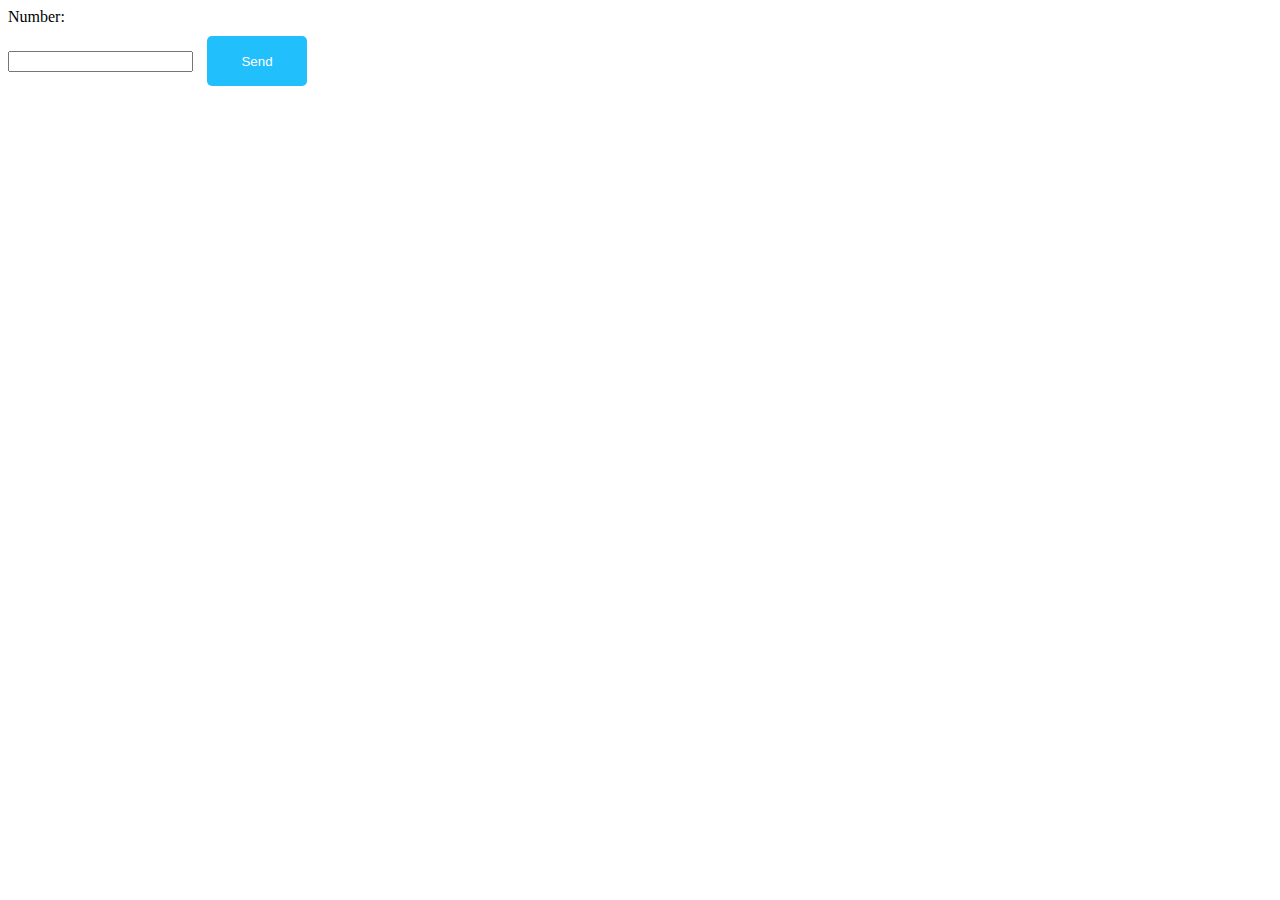
<file: Dynamic_Button_Creation/index.html>
<!doctype html>
<html lang="en">

<head>

  <title>
    Night Digital Watch Web
  </title>
  <!-- Required meta tags -->
  <meta charset="UTF-8">
  <meta name="description" content="NavyaNGowda, Navya N Gowda, Navya Nanjundaiah Portfolio">

  <meta name="keywords" content="HTML, CSS, JavaScript, SQL, JAVA , MCS ">

  <meta name="Navya Nanjundaiah" content="Developer | Designer ">

  <meta name="viewport" content="width=device-width, initial-scale=1.0">

  <!-- <meta http-equiv="refresh" content="30"> -->
  <!-- <link rel="stylesheet" href="./css/style.css"> -->
</head>
<style>
  button {
    width: 100px;
    height: 50px;
    background: #21c0fc;
    margin: 10px;
    color: #fff;
    border-radius: 5px;
    border: none;
  }
  .button {
    width: 100px;
    height: 50px;
    background: #21c0fc;
    margin: 10px;
    color: #fff;
    border-radius: 5px;
    border: none;
  }
</style>

<body>
  Number:
  <br>
  <input  type="number" name="first" id="first">

  <input class="button" type="button" value="Send" onclick="createDynamicButtons()">
  <div id="here"></div>
  <div id="buttonsWrapper"></div>


</body>
<script src="https://code.jquery.com/jquery-3.5.1.min.js"></script>
<script>
let buttons={};
let wrapper = document.getElementById("buttonsWrapper");
  
function updateClick(buttonId){
	if(buttons.hasOwnProperty(buttonId)){
	  buttons[buttonId]+=1;
    alert("Count"+buttons[buttonId]);
    updateUI();
  }
}
function updateUI(){
  let updatedButtons = '';
	Object.keys(buttons).map(buttonId=>{
		updatedButtons+= `<button onclick="updateClick(${buttonId})">Button-${buttonId} </button>`;
  });
  wrapper.innerHTML=updatedButtons;
}
function createDynamicButtons(){
   buttons={};
    let i=1,
    total = document.getElementById("first").value || 0;
		for(i;i<=total;i++){
    	buttons[i]=0;
    }
    updateUI();
}


</script>

</html>
</file>
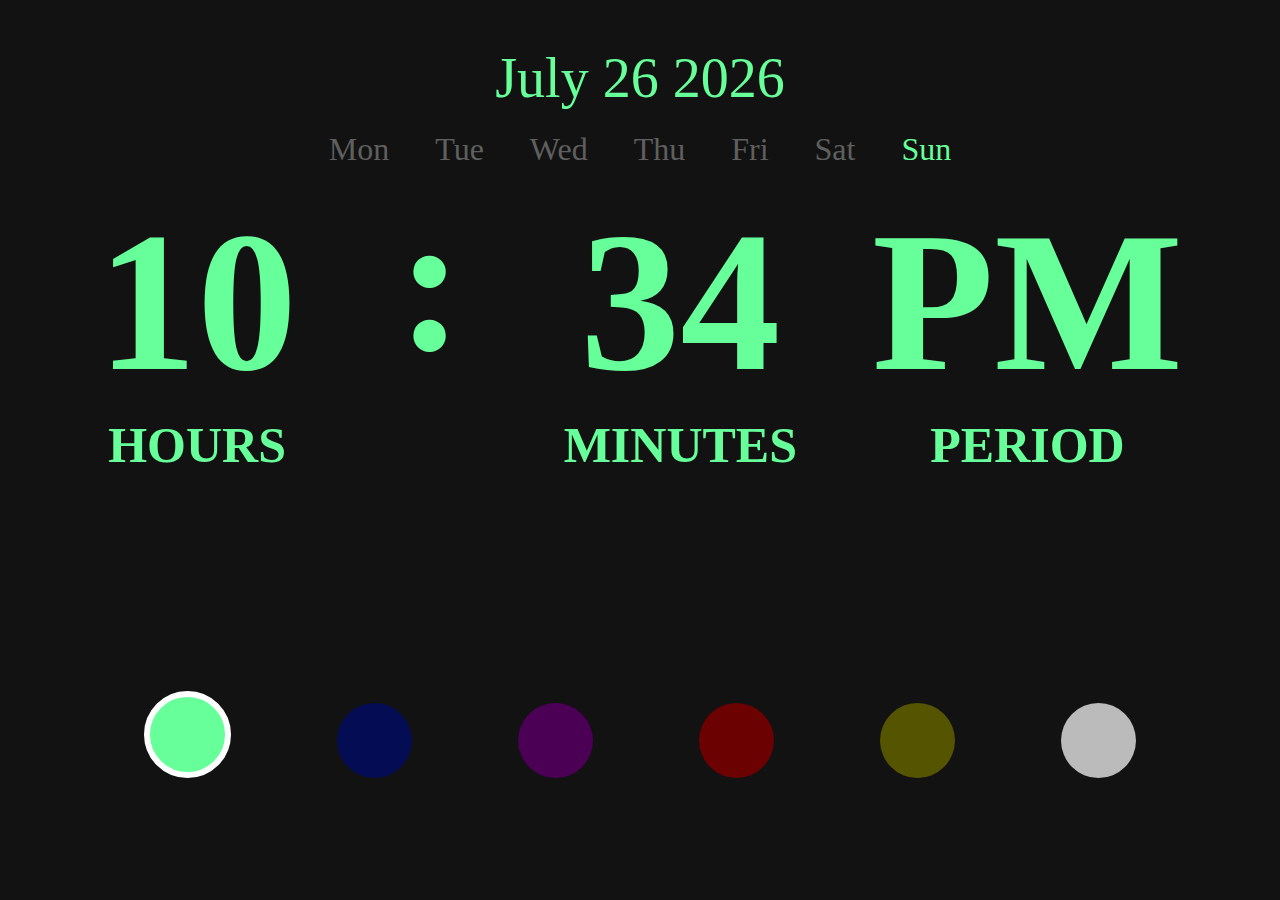
<file: Night_DigitalClock_Web/index.html>
<!doctype html>
<html lang="en">

<head>
  <!-- Required meta tags -->
  <meta charset="utf-8">
  <meta name="viewport" content="width=device-width, initial-scale=1.0">
  <meta content="NavyaNGowda, Navya N Gowda, Navya Nanjundaiah" name="keywords">
  <meta content="Developer | Designer &amp; " name="description">
  <title>
    Night Digital Watch Web
  </title>
  <!-- <link rel="stylesheet" href="./css/style.css"> -->
</head>
<style>
  body {
    background-color: #121212;
  }

  #clock {
    border-radius: 112px;
    position: relative;
    top: 10px;
    font-weight: bold;
    font-family: auto;
    color: #66ff99;
    font-size: 100px;
    text-align: center;
    /* padding-top: 1%;
      padding-bottom: 207px; */
  }

  #monsdayyear {
    font-family: auto;
    color: #66ff99;
    font-size: 56px;
    text-align: center;
    padding-top: 3%;

  }

  .dot {
    padding: 25px;
    height: 25px;
    width: 25px;
    background-color: #bbb;
    border-radius: 50%;
    display: inline-block;
    margin: 51px
  }

  .week {
    font-size: xx-large;
    color: #e0e0e061;
    margin: 21px;
    height: 25px;
    display: inline-block;
  }

  .todaysDay {
    color: #66ff99;
  }


  /* Paragraph fix */

  #clock p {
    margin: 5px;
  }

  /* Show time units and seprarator in a line */

  #clock .time-unit,
  #clock .separator {
    display: inline-block;
    text-align: center;
    margin: 0 0.25em;
  }

  /* Show values using large text */

  #clock .time-unit .large {
    display: block;
    font-size: 2em;
  }

  /* Show values using smaller text */

  #clock .time-unit .small {
    display: block;
    font-size: 0.5em;
  }

  /* Align the separator with values */

  #clock .separator {
    font-size: 2em;
    vertical-align: top;
    margin-top: -0.1em;
  }

  .textalign {
    text-align: center;
  }


  /* btn color class*/

  .blueBtn {
    background-color: rgb(4, 12, 83);
  }

  .pinkBtn {
    background-color: rgb(75, 0, 86);
  }

  .orangeBtn {
    background-color: rgb(107, 1, 1);
  }

  .greenBtn {
    background-color: #66ff99;
    border: 0.5vw solid white
  }

  .whiteBtn {
    background-color: rgb(106, 105, 105)66ff99;
  }

  .yellowBtn {
    background-color: rgb(85, 85, 1);
  }

  .blinking {

    animation: opacity 2s ease-in-out infinite;
    opacity: 1;
  }

  @keyframes opacity {
    0% {
      opacity: 1;
    }

    50% {
      opacity: 0.5;
    }

    100% {
      opacity: 0;
    }
  }

  .btnmain {
    margin-top: 13%;
  }

  @media only screen and (max-width:480px) {
    .dot {
      padding: 11px;
      height: 25px;
      width: 25px;
      /* background-color: #bbb; */
      border-radius: 50%;
      display: inline-block;
      margin: 40px;
    }
    #clock {
      font-size: 30px;
      color: #66ff99;
      border-radius: 112px;
      position: relative;
      top: 30px;
    }

    .btnmain {
      margin-top: 30%;
    }
  }
</style>

<body>
  <!-- MONTH DAY YEAR -->
  <div id="monsdayyear">
  </div>
  <!-- Week days -->
  <div id="days" class="textalign">
    <span class="mon week">Mon</span>
    <span class="tue week">Tue</span>
    <span class="wed week">Wed</span>
    <span class="thu week">Thu</span>
    <span class="fri week">Fri</span>
    <span class="sat week">Sat</span>
    <span class="sun week">Sun</span>
  </div>

  <div id="clockmain" class="textalign">
    <!-- Time display-->
    <div id="clock">
      <!-- Time units wrapper -->
      <span class="wrap-time">
        <!-- Time unit - Hours -->
        <span class="time-unit">
          <span class="large hours">00</span>
          <span class="small">HOURS</span>
        </span>
        <span class="separator blinking">:</span>
        <!-- Time unit - Minutes -->
        <span class="time-unit">
          <span class="large minutes">00</span>
          <span class="small">MINUTES</span>
        </span>
        <!-- <span class="separator blinking">:</span> -->
        <!-- Time unit - Seconds -->
        <!-- <span class="time-unit">
			<span class="large seconds">00</span>
			<span class="small">SECONDS</span>
		</span> -->
        <!-- Time unit - Period -->
        <span class="time-unit">
          <span class="large period">AM</span>
          <span class="small">PERIOD</span>
        </span>
      </span>
    </div>
  </div>

  <!-- button view for color change-->
  <div class="textalign btnmain">
    <span class="dot greenBtn" id="greenBtn" onclick="greenBtn()"></span>
    <span class="dot blueBtn" id="blueBtn" onclick="blueBtn()"> </span>
    <span class="dot pinkBtn" id="pinkBtn" onclick="pinkBtn()"></span>
    <span class="dot orangeBtn" id="orangeBtn" onclick="orangeBtn()"></span>
    <span class="dot yellowBtn" id="yellowBtn" onclick="yellowBtn()"></span>
    <span class="dot whiteBtn" id="whiteBtn" onclick="whiteBtn()"></span>
    <!-- <span class="dot yellowBtn" id="yellowBtn" onclick="yellowBtn()"></span>
    <span class="dot whiteBtn" id="whiteBtn" onclick="whiteBtn()"></span> -->

  </div>
</body>
<script src="https://code.jquery.com/jquery-3.5.1.min.js"></script>
<script>
  // The week days
  //const weekDay = [ 'Sunday', 'Monday', 'Tuesday', 'Wednesday', 'Thursday', 'Friday', 'Saturday' ];
  const months = ['January', 'February', 'March', 'April', 'May', 'June', 'July', 'August', 'September', 'October', 'November', 'December'];
  var weekday = new Array(7);
  //var curentday;
  weekday[0] = "sun";
  weekday[1] = "mon";
  weekday[2] = "tue";
  weekday[3] = "wed";
  weekday[4] = "thu";
  weekday[5] = "fri";
  weekday[6] = "sat";
  // The Clock Ticker
  function digitalclockTicker() {
    // Clock units
    var date = new Date();
    var day = date.getDay();
    var hrs = date.getHours();
    var mins = date.getMinutes();
    var secs = date.getSeconds();

    // Update hours value if greater than 12
    if (hrs > 12) {
      hrs = hrs - 12;
      document.querySelector('#clock .period').innerHTML = 'PM';
    }
    else {
      document.querySelector('#clock .period').innerHTML = 'AM';
    }

    // Pad the single digit units by 0
    hrs = hrs < 10 ? "0" + hrs : hrs;
    mins = mins < 10 ? "0" + mins : mins;
    secs = secs < 10 ? "0" + secs : secs;

    // Refresh the unit values
    document.querySelector('#clock .hours').innerHTML = hrs;
    document.querySelector('#clock .minutes').innerHTML = mins;
    document.getElementsByClassName(weekday[date.getDay()])[0].classList.add("todaysDay");
    document.getElementById("monsdayyear").innerText = months[date.getMonth()] + ' ' + date.getDate() + ' ' + date.getFullYear();

    // Refresh the clock every 1 second
    //requestAnimationFrame(digitalclockTicker);
  }

  // Start the clock
  digitalclockTicker();


  /* Color change logic*/
  function blueBtn() {
    document.getElementById("monsdayyear").style.color = "#00b7cf";
    document.getElementById("clockmain").style.backgroundColor = "#000818)";
    document.getElementById("clock").style.color = "#00b7cf";
    $("#blueBtn").css("border", "white solid 1vw");
    $("#greenBtn").css("border", "none");
    $("#pinkBtn").css("border", "none");
    $("#orangeBtn").css("border", "none");
    $(".todaysDay").css("color", "#00b7cf");
    $("#yellowBtn").css("border", "none");
    $("#whiteBtn").css("border", "none");
  }

  function pinkBtn() {
    document.getElementById("monsdayyear").style.color = "#e500ff";
    document.getElementById("clockmain").style.backgroundColor = "#120015";
    document.getElementById("clock").style.color = "#e500ff";
    document.getElementById("pinkBtn").style.color = "#e500ff";
    $("#pinkBtn").css("border", "white solid 1vw");
    $("#greenBtn").css("border", "none");
    $(".todaysDay").css("color", "#e500ff");
    $("#orangeBtn").css("border", "none");
    $("#blueBtn").css("border", "none");
    $("#yellowBtn").css("border", "none");
    $("#whiteBtn").css("border", "none");

  }

  function orangeBtn() {
    document.getElementById("monsdayyear").style.color = "#f00";
    document.getElementById("clockmain").style.backgroundColor = "#1b0e00";
    document.getElementById("clock").style.color = "#f00";
    $("#orangeBtn").css("border", "white solid 1vw");
    $("#greenBtn").css("border", "none");
    $(".todaysDay").css("color", "#f00");
    $("#pinkBtn").css("border", "none");
    $("#blueBtn").css("border", "none");
    $("#yellowBtn").css("border", "none");
    $("#whiteBtn").css("border", "none");
  }

  function yellowBtn() {
    document.getElementById("monsdayyear").style.color = "#ff0";
    document.getElementById("clockmain").style.backgroundColor = "#110";
    document.getElementById("clock").style.color = "#ff0";
    $("#yellowBtn").css("border", "white solid 1vw");
    $("#greenBtn").css("border", "none");
    $(".todaysDay").css("color", "#ff0");
    $("#pinkBtn").css("border", "none");
    $("#blueBtn").css("border", "none");
    $("#orangeBtn").css("border", "none");
    $("#whiteBtn").css("border", "none");
  }

  function greenBtn() {
    document.getElementById("monsdayyear").style.color = "#66ff99";
    document.getElementById("clockmain").style.backgroundColor = "#011705";
    document.getElementById("clock").style.color = "#66ff99";
    $("#greenBtn").css("border", "white solid 1vw");
    $("#whiteBtn").css("border", "none");
    $(".todaysDay").css("color", "#66ff99");
    $("#pinkBtn").css("border", "none");
    $("#blueBtn").css("border", "none");
    $("#orangeBtn").css("border", "none");
    $("#yellowBtn").css("border", "none");
  }

  function whiteBtn() {
    document.getElementById("monsdayyear").style.color = "#dbdbdb";
    document.getElementById("clockmain").style.backgroundColor = "#140000";
    document.getElementById("clock").style.color = "#dbdbdb";
    $("#whiteBtn").css("border", "white solid 1vw");
    $("#greenBtn").css("border", "none");
    $(".todaysDay").css("color", "#dbdbdb");
    $("#pinkBtn").css("border", "none");
    $("#blueBtn").css("border", "none");
    $("#orangeBtn").css("border", "none");
    $("#yellowBtn").css("border", "none");
  }


</script>

</html>
</file>
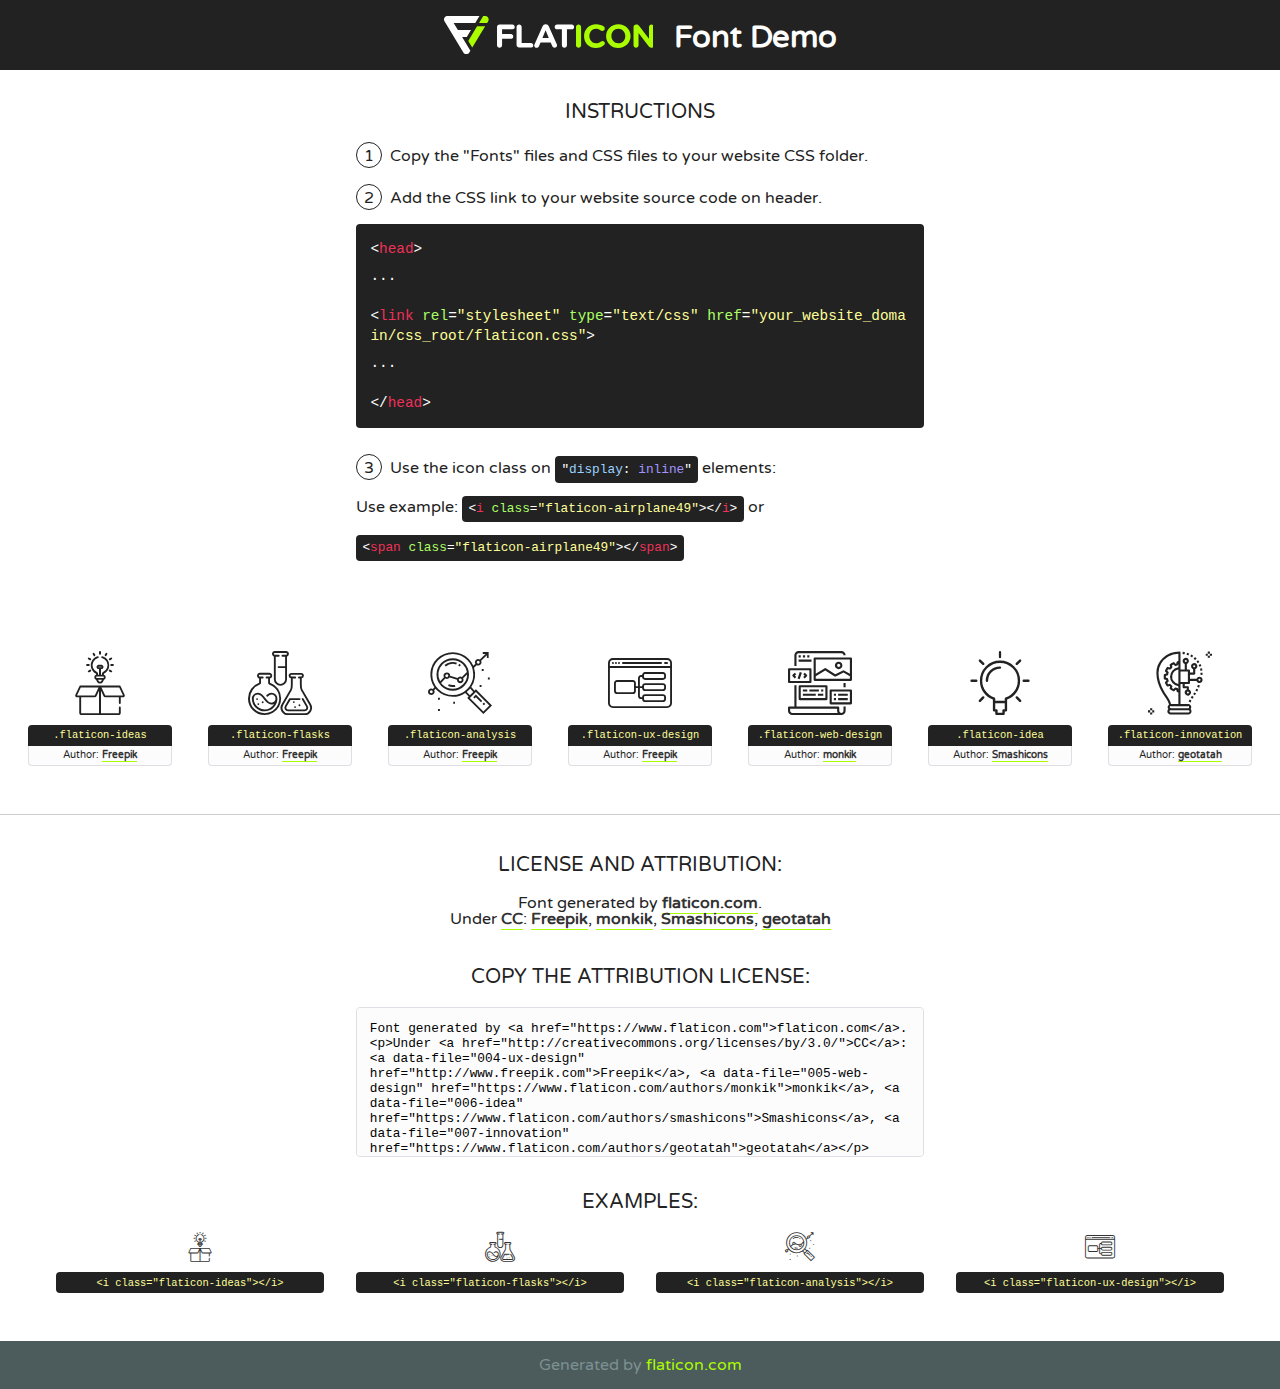
<file: Portfolio/fonts/flaticon/font/flaticon.html>
<!DOCTYPE html>
<!--
  Flaticon icon font: Flaticon
  Creation date: 20/03/2019 02:18
-->
<html>
<!DOCTYPE html>
<html>

<head>
    <title>Flaticon WebFont</title>
    <link href="http://fonts.googleapis.com/css?family=Varela+Round" rel="stylesheet" type="text/css" />
    <link rel="stylesheet" type="text/css" href="flaticon.css">
    <meta charset="UTF-8">
    <style>
    html, body, div, span, applet, object, iframe,
    h1, h2, h3, h4, h5, h6, p, blockquote, pre,
    a, abbr, acronym, address, big, cite, code,
    del, dfn, em, img, ins, kbd, q, s, samp,
    small, strike, strong, sub, sup, tt, var,
    b, u, i, center,
    dl, dt, dd, ol, ul, li,
    fieldset, form, label, legend,
    table, caption, tbody, tfoot, thead, tr, th, td,
    article, aside, canvas, details, embed, 
    figure, figcaption, footer, header, hgroup, 
    menu, nav, output, ruby, section, summary,
    time, mark, audio, video {
        margin: 0;
        padding: 0;
        border: 0;
        font-size: 100%;
        font: inherit;
        vertical-align: baseline;
    }
    /* HTML5 display-role reset for older browsers */
    article, aside, details, figcaption, figure, 
    footer, header, hgroup, menu, nav, section {
        display: block;
    }
    body {
        line-height: 1;
    }
    ol, ul {
        list-style: none;
    }
    blockquote, q {
        quotes: none;
    }
    blockquote:before, blockquote:after,
    q:before, q:after {
        content: '';
        content: none;
    }
    table {
        border-collapse: collapse;
        border-spacing: 0;
    }
    body {
        font-family: 'Varela Round', Helvetica, Arial, sans-serif;
        font-size: 16px;
        color: #222;
    }
    a {
        color: #333;
        border-bottom: 1px solid #a9fd00;
        font-weight: bold;
        text-decoration: none;
    }
    * {
        -moz-box-sizing: border-box;
        -webkit-box-sizing: border-box;
        box-sizing: border-box;
        margin: 0;
        padding: 0;
    }
    [class^="flaticon-"]:before, [class*=" flaticon-"]:before, [class^="flaticon-"]:after, [class*=" flaticon-"]:after {
        font-family: Flaticon;
        font-size: 30px;
        font-style: normal;
        margin-left: 20px;
        color: #333;
    }
    .wrapper {
        max-width: 600px;
        margin: auto;
        padding: 0 1em;
    }
    .title {
        font-size: 1.25em;
        text-align: center;
        margin-bottom: 1em;
        text-transform: uppercase;
    }
    header {
        text-align: center;
        background-color: #222;
        color: #fff;
        padding: 1em;
    }
    header .logo {
        width: 210px;
        height: 38px;
        display: inline-block;
        vertical-align: middle;
        margin-right: 1em;
        border: none;
    }
    header strong {
        font-size: 1.95em;
        font-weight: bold;
        vertical-align: middle;
        margin-top: 5px;
        display: inline-block;
    }
    .demo {
        margin: 2em auto;
        line-height: 1.25em;
    }
    .demo ul li {
        margin-bottom: 1em;
    }
    .demo ul li .num {
        color: #222;
        border-radius: 20px;
        display: inline-block;
        width: 26px;
        padding: 3px;
        height: 26px;
        text-align: center;
        margin-right: 0.5em;
        border: 1px solid #222;
    }
    .demo ul li code {
        background-color: #222;
        border-radius: 4px;
        padding: 0.25em 0.5em;
        display: inline-block;
        color: #fff;
        font-family: Consolas,Monaco,Lucida Console,Liberation Mono,DejaVu Sans Mono,Bitstream Vera Sans Mono,Courier New, monospace;
        font-weight: lighter;
        margin-top: 1em;
        font-size: 0.8em;
        word-break: break-all;
    }
    .demo ul li code.big {
        padding: 1em;
        font-size: 0.9em;
    }
    .demo ul li code .red {
        color: #EF3159;
    }
    .demo ul li code .green {
        color: #ACFF65;
    }
    .demo ul li code .yellow {
        color: #FFFF99;
    }
    .demo ul li code .blue {
        color: #99D3FF;
    }
    .demo ul li code .purple {
        color: #A295FF;
    }
    .demo ul li code .dots {
        margin-top: 0.5em;
        display: block;
    }
    #glyphs {
        border-bottom: 1px solid #ccc;
        padding: 2em 0;
        text-align: center;
    }
    .glyph {
        display: inline-block;
        width: 9em;
        margin: 1em;
        text-align: center;
        vertical-align: top;
        background: #FFF;
    }
    .glyph .glyph-icon {
        padding: 10px;
        display: block;
        font-family:"Flaticon";
        font-size: 64px;
        line-height: 1;
    }
    .glyph .glyph-icon:before {
        font-size: 64px;
        color: #222;
        margin-left: 0;
    }
    .class-name {
        font-size: 0.65em;
        background-color: #222;
        color: #fff;
        border-radius: 4px 4px 0 0;
        padding: 0.5em;
        color: #FFFF99;
        font-family: Consolas,Monaco,Lucida Console,Liberation Mono,DejaVu Sans Mono,Bitstream Vera Sans Mono,Courier New, monospace;
    }
    .author-name {
        font-size: 0.6em;
        background-color: #fcfcfd;
        border: 1px solid #DEDEE4;
        border-top: 0;
        border-radius: 0 0 4px 4px;
        padding: 0.5em;
    }
    .class-name:last-child {
        font-size: 10px;
        color:#888;
    }
    .class-name:last-child a {
        font-size: 10px;
        color:#555;
    }
    .class-name:last-child a:hover {
        color:#a9fd00;
    }
    .glyph > input {
        display: block;
        width: 100px;
        margin: 5px auto;
        text-align: center;
        font-size: 12px;
        cursor: text;
    }
    .glyph > input.icon-input {
        font-family:"Flaticon";
        font-size: 16px;
        margin-bottom: 10px;
    }
    .attribution .title {
        margin-top: 2em;
    }
    .attribution textarea {
        background-color: #fcfcfd;
        padding: 1em;
        border: none;
        box-shadow: none;
        border: 1px solid #DEDEE4;
        border-radius: 4px;
        resize: none;
        width: 100%;
        height: 150px;
        font-size: 0.8em;
        font-family: Consolas,Monaco,Lucida Console,Liberation Mono,DejaVu Sans Mono,Bitstream Vera Sans Mono,Courier New, monospace;
        -webkit-appearance: none;
    }
    .iconsuse {
        margin: 2em auto;
        text-align: center;
        max-width: 1200px;
    }
    .iconsuse:after {
        content: '';
        display: table;
        clear: both;
    }
    .iconsuse .image {
        float: left;
        width: 25%;
        padding: 0 1em;
    }
    .iconsuse .image p {
        margin-bottom: 1em;
    }
    .iconsuse .image span {
        display: block;
        font-size: 0.65em;
        background-color: #222;
        color: #fff;
        border-radius: 4px;
        padding: 0.5em;
        color: #FFFF99;
        margin-top: 1em;
        font-family: Consolas,Monaco,Lucida Console,Liberation Mono,DejaVu Sans Mono,Bitstream Vera Sans Mono,Courier New, monospace;
    }
    #footer {
        text-align: center;
        background-color: #4C5B5C;
        color: #7c9192;
        padding: 1em;
    }
    #footer a {
        border: none;
        color: #a9fd00;
        font-weight: normal;
    }
    @media (max-width: 960px) {
        .iconsuse .image {
            width: 50%;
        }
    }
    @media (max-width: 560px) {
        .iconsuse .image {
            width: 100%;
        }
    }
    </style>
</head>

<body class="characters-off">

    <header>
        <a href="https://www.flaticon.com" target="_blank" class="logo">
            <svg version="1.1" xmlns="http://www.w3.org/2000/svg" xmlns:xlink="http://www.w3.org/1999/xlink" xmlns:a="http://ns.adobe.com/AdobeSVGViewerExtensions/3.0/" viewBox="0 0 560.875 102.036" enable-background="new 0 0 560.875 102.036" xml:space="preserve">
                <defs>
                </defs>
                <g>
                    <g class="letters">
                        <path fill="#ffffff" d="M141.596,29.675c0-3.777,2.985-6.767,6.764-6.767h34.438c3.426,0,6.15,2.728,6.15,6.15
                        c0,3.43-2.724,6.149-6.15,6.149h-27.674v13.091h23.719c3.429,0,6.151,2.724,6.151,6.15c0,3.43-2.723,6.149-6.151,6.149h-23.719
                        v17.574c0,3.773-2.986,6.761-6.764,6.761c-3.779,0-6.764-2.989-6.764-6.761V29.675z"></path>
                        <path fill="#ffffff" d="M193.844,29.149c0-3.781,2.985-6.767,6.764-6.767c3.776,0,6.763,2.985,6.763,6.767v42.957h25.039
                        c3.426,0,6.149,2.726,6.149,6.153c0,3.425-2.723,6.15-6.149,6.15h-31.802c-3.779,0-6.764-2.986-6.764-6.768V29.149z"></path>
                        <path fill="#ffffff" d="M241.891,75.71l21.438-48.407c1.492-3.341,4.215-5.357,7.906-5.357h0.792
                        c3.686,0,6.323,2.017,7.815,5.357l21.439,48.407c0.436,0.967,0.701,1.845,0.701,2.723c0,3.602-2.809,6.501-6.414,6.501
                        c-3.161,0-5.269-1.845-6.499-4.655l-4.132-9.661h-27.059l-4.301,10.102c-1.144,2.631-3.426,4.214-6.237,4.214
                        c-3.517,0-6.24-2.81-6.24-6.325C241.1,77.64,241.451,76.677,241.891,75.71z M279.932,58.666l-8.521-20.297l-8.526,20.297H279.932
                        z"></path>
                        <path fill="#ffffff" d="M314.864,35.387H301.86c-3.429,0-6.239-2.813-6.239-6.238c0-3.429,2.811-6.24,6.239-6.24h39.533
                        c3.426,0,6.237,2.811,6.237,6.24c0,3.425-2.811,6.238-6.237,6.238h-13.001v42.785c0,3.773-2.99,6.761-6.764,6.761
                        c-3.779,0-6.764-2.989-6.764-6.761V35.387z"></path>
                        <path fill="#A9FD00" d="M352.615,29.149c0-3.781,2.985-6.767,6.767-6.767c3.774,0,6.761,2.985,6.761,6.767v49.024
                        c0,3.773-2.987,6.761-6.761,6.761c-3.781,0-6.767-2.989-6.767-6.761V29.149z"></path>
                        <path fill="#A9FD00" d="M374.132,53.836v-0.179c0-17.481,13.178-31.801,32.065-31.801c9.22,0,15.459,2.458,20.557,6.238
                        c1.402,1.054,2.637,2.985,2.637,5.357c0,3.692-2.985,6.59-6.681,6.59c-1.845,0-3.071-0.702-4.044-1.319
                        c-3.776-2.813-7.729-4.393-12.562-4.393c-10.364,0-17.831,8.611-17.831,19.154v0.173c0,10.542,7.291,19.329,17.831,19.329
                        c5.715,0,9.492-1.756,13.359-4.834c1.049-0.874,2.458-1.491,4.039-1.491c3.429,0,6.325,2.813,6.325,6.236
                        c0,2.106-1.056,3.78-2.282,4.834c-5.539,4.834-12.036,7.733-21.878,7.733C387.572,85.464,374.132,71.493,374.132,53.836z"></path>
                        <path fill="#A9FD00" d="M433.009,53.836v-0.179c0-17.481,13.79-31.801,32.766-31.801c18.981,0,32.592,14.143,32.592,31.628v0.173
                        c0,17.483-13.785,31.807-32.769,31.807C446.625,85.464,433.009,71.32,433.009,53.836z M484.224,53.836v-0.179
                        c0-10.539-7.725-19.326-18.626-19.326c-10.893,0-18.449,8.611-18.449,19.154v0.173c0,10.542,7.73,19.329,18.626,19.329
                        C476.676,72.986,484.224,64.378,484.224,53.836z"></path>
                        <path fill="#A9FD00" d="M506.233,29.321c0-3.774,2.99-6.763,6.767-6.763h1.401c3.252,0,5.183,1.583,7.029,3.953l26.093,34.265
                        V29.059c0-3.692,2.99-6.677,6.681-6.677c3.683,0,6.671,2.985,6.671,6.677v48.934c0,3.78-2.987,6.765-6.764,6.765h-0.436
                        c-3.257,0-5.188-1.581-7.034-3.953l-27.056-35.492v32.944c0,3.687-2.985,6.676-6.678,6.676c-3.683,0-6.673-2.989-6.673-6.676
                        V29.321z"></path>
                    </g>
                    <g class="insignia">
                        <path fill="#ffffff" d="M48.372,56.137h12.517l11.156-18.537H37.186L25.688,18.539h57.825L94.668,0H9.271
                        C5.925,0,2.842,1.801,1.198,4.716c-1.644,2.907-1.593,6.482,0.134,9.343l50.38,83.501c1.678,2.781,4.689,4.476,7.938,4.476
                        c3.246,0,6.257-1.695,7.935-4.476l2.898-4.804L48.372,56.137z"></path>
                        <g class="i">
                            <path fill="#A9FD00" d="M93.575,18.539h0.031v0.004l21.652,0.004l2.705-4.488c1.727-2.861,1.778-6.436,0.133-9.343
                            C116.454,1.801,113.371,0,110.026,0h-5.294L93.575,18.539z"></path>
                            <polygon fill="#A9FD00" points="88.291,27.356 64.725,66.486 75.519,84.404 109.942,27.356"></polygon>
                        </g>
                    </g>
                </g>
            </svg>
        </a>
        <strong>Font Demo</strong>
    </header>


    <section class="demo wrapper">

        <p class="title">Instructions</p>

        <ul>
            <li>
                <span class="num">1</span>Copy the "Fonts" files and CSS files to your website CSS folder.
            </li>
            <li>
                <span class="num">2</span>Add the CSS link to your website source code on header.
                <code class="big">
                    &lt;<span class="red">head</span>&gt;
                    <br/><span class="dots">...</span>
                    <br/>&lt;<span class="red">link</span> <span class="green">rel</span>=<span class="yellow">"stylesheet"</span> <span class="green">type</span>=<span class="yellow">"text/css"</span> <span class="green">href</span>=<span class="yellow">"your_website_domain/css_root/flaticon.css"</span>&gt;
                    <br/><span class="dots">...</span>
                    <br/>&lt;/<span class="red">head</span>&gt;
                </code>
            </li>

            <li>
                <p>
                    <span class="num">3</span>Use the icon class on <code>"<span class="blue">display</span>:<span class="purple"> inline</span>"</code> elements:
                    <br />
                    Use example: <code>&lt;<span class="red">i</span> <span class="green">class</span>=<span class="yellow">&quot;flaticon-airplane49&quot;</span>&gt;&lt;/<span class="red">i</span>&gt;</code> or <code>&lt;<span class="red">span</span> <span class="green">class</span>=<span class="yellow">&quot;flaticon-airplane49&quot;</span>&gt;&lt;/<span class="red">span</span>&gt;</code>
            </li>
        </ul>

    </section>




   <section id="glyphs">          
    
      
        <div class="glyph"><div class="glyph-icon flaticon-ideas"></div>
            <div class="class-name">.flaticon-ideas</div>
            <div class="author-name">Author: <a data-file="001-ideas" href="http://www.freepik.com">Freepik</a> </div> 
        </div>        
        
        <div class="glyph"><div class="glyph-icon flaticon-flasks"></div>
            <div class="class-name">.flaticon-flasks</div>
            <div class="author-name">Author: <a data-file="002-flasks" href="http://www.freepik.com">Freepik</a> </div> 
        </div>        
        
        <div class="glyph"><div class="glyph-icon flaticon-analysis"></div>
            <div class="class-name">.flaticon-analysis</div>
            <div class="author-name">Author: <a data-file="003-analysis" href="http://www.freepik.com">Freepik</a> </div> 
        </div>        
        
        <div class="glyph"><div class="glyph-icon flaticon-ux-design"></div>
            <div class="class-name">.flaticon-ux-design</div>
            <div class="author-name">Author: <a data-file="004-ux-design" href="http://www.freepik.com">Freepik</a> </div> 
        </div>        
        
        <div class="glyph"><div class="glyph-icon flaticon-web-design"></div>
            <div class="class-name">.flaticon-web-design</div>
            <div class="author-name">Author: <a data-file="005-web-design" href="https://www.flaticon.com/authors/monkik">monkik</a> </div> 
        </div>        
        
        <div class="glyph"><div class="glyph-icon flaticon-idea"></div>
            <div class="class-name">.flaticon-idea</div>
            <div class="author-name">Author: <a data-file="006-idea" href="https://www.flaticon.com/authors/smashicons">Smashicons</a> </div> 
        </div>        
        
        <div class="glyph"><div class="glyph-icon flaticon-innovation"></div>
            <div class="class-name">.flaticon-innovation</div>
            <div class="author-name">Author: <a data-file="007-innovation" href="https://www.flaticon.com/authors/geotatah">geotatah</a> </div> 
        </div>        
        

    </section>



    <section class="attribution wrapper"   style="text-align:center;">

      <div class="title">License and attribution:</div><div class="attrDiv">Font generated by <a href="https://www.flaticon.com">flaticon.com</a>. <div><p>Under <a href="http://creativecommons.org/licenses/by/3.0/">CC</a>: <a data-file="004-ux-design" href="http://www.freepik.com">Freepik</a>, <a data-file="005-web-design" href="https://www.flaticon.com/authors/monkik">monkik</a>, <a data-file="006-idea" href="https://www.flaticon.com/authors/smashicons">Smashicons</a>, <a data-file="007-innovation" href="https://www.flaticon.com/authors/geotatah">geotatah</a></p>  </div>
      </div>
      <div class="title">Copy the Attribution License:</div>

    <textarea onclick="this.focus();this.select();">Font generated by &lt;a href=&quot;https://www.flaticon.com&quot;&gt;flaticon.com&lt;/a&gt;. <p>Under <a href="http://creativecommons.org/licenses/by/3.0/">CC</a>: <a data-file="004-ux-design" href="http://www.freepik.com">Freepik</a>, <a data-file="005-web-design" href="https://www.flaticon.com/authors/monkik">monkik</a>, <a data-file="006-idea" href="https://www.flaticon.com/authors/smashicons">Smashicons</a>, <a data-file="007-innovation" href="https://www.flaticon.com/authors/geotatah">geotatah</a></p>  
     </textarea>

    </section>

    <section class="iconsuse">

          <div class="title">Examples:</div>            
             
            <div class="image">
                <p>
                    <i class="glyph-icon flaticon-ideas"></i> 
                    <span>&lt;i class=&quot;flaticon-ideas&quot;&gt;&lt;/i&gt;</span>
                </p>
            </div>
            
            <div class="image">
                <p>
                    <i class="glyph-icon flaticon-flasks"></i> 
                    <span>&lt;i class=&quot;flaticon-flasks&quot;&gt;&lt;/i&gt;</span>
                </p>
            </div>
            
            <div class="image">
                <p>
                    <i class="glyph-icon flaticon-analysis"></i> 
                    <span>&lt;i class=&quot;flaticon-analysis&quot;&gt;&lt;/i&gt;</span>
                </p>
            </div>
            
            <div class="image">
                <p>
                    <i class="glyph-icon flaticon-ux-design"></i> 
                    <span>&lt;i class=&quot;flaticon-ux-design&quot;&gt;&lt;/i&gt;</span>
                </p>
            </div>
                       
        </div>
                            
    </section>

<div id="footer">
    <div>Generated by <a href="https://www.flaticon.com">flaticon.com</a>
    </div>
</div>



</body>
</html>
</file>
<file: Portfolio/fonts/flaticon/font/flaticon.css>
/*
  	Flaticon icon font: Flaticon
  	Creation date: 20/03/2019 02:18
  	*/

@font-face {
  font-family: "Flaticon";
  src: url("./Flaticon.eot");
  src: url("./Flaticon.eot?#iefix") format("embedded-opentype"),
       url("./Flaticon.woff2") format("woff2"),
       url("./Flaticon.woff") format("woff"),
       url("./Flaticon.ttf") format("truetype"),
       url("./Flaticon.svg#Flaticon") format("svg");
  font-weight: normal;
  font-style: normal;
}

@media screen and (-webkit-min-device-pixel-ratio:0) {
  @font-face {
    font-family: "Flaticon";
    src: url("./Flaticon.svg#Flaticon") format("svg");
  }
}

[class^="flaticon-"]:before, [class*=" flaticon-"]:before,
[class^="flaticon-"]:after, [class*=" flaticon-"]:after {   
  font-family: Flaticon;
        font-size: 20px;
font-style: normal;
margin-left: 20px;
}

.flaticon-ideas:before { content: "\f100"; }
.flaticon-flasks:before { content: "\f101"; }
.flaticon-analysis:before { content: "\f102"; }
.flaticon-ux-design:before { content: "\f103"; }
.flaticon-web-design:before { content: "\f104"; }
.flaticon-idea:before { content: "\f105"; }
.flaticon-innovation:before { content: "\f106"; }
</file>
